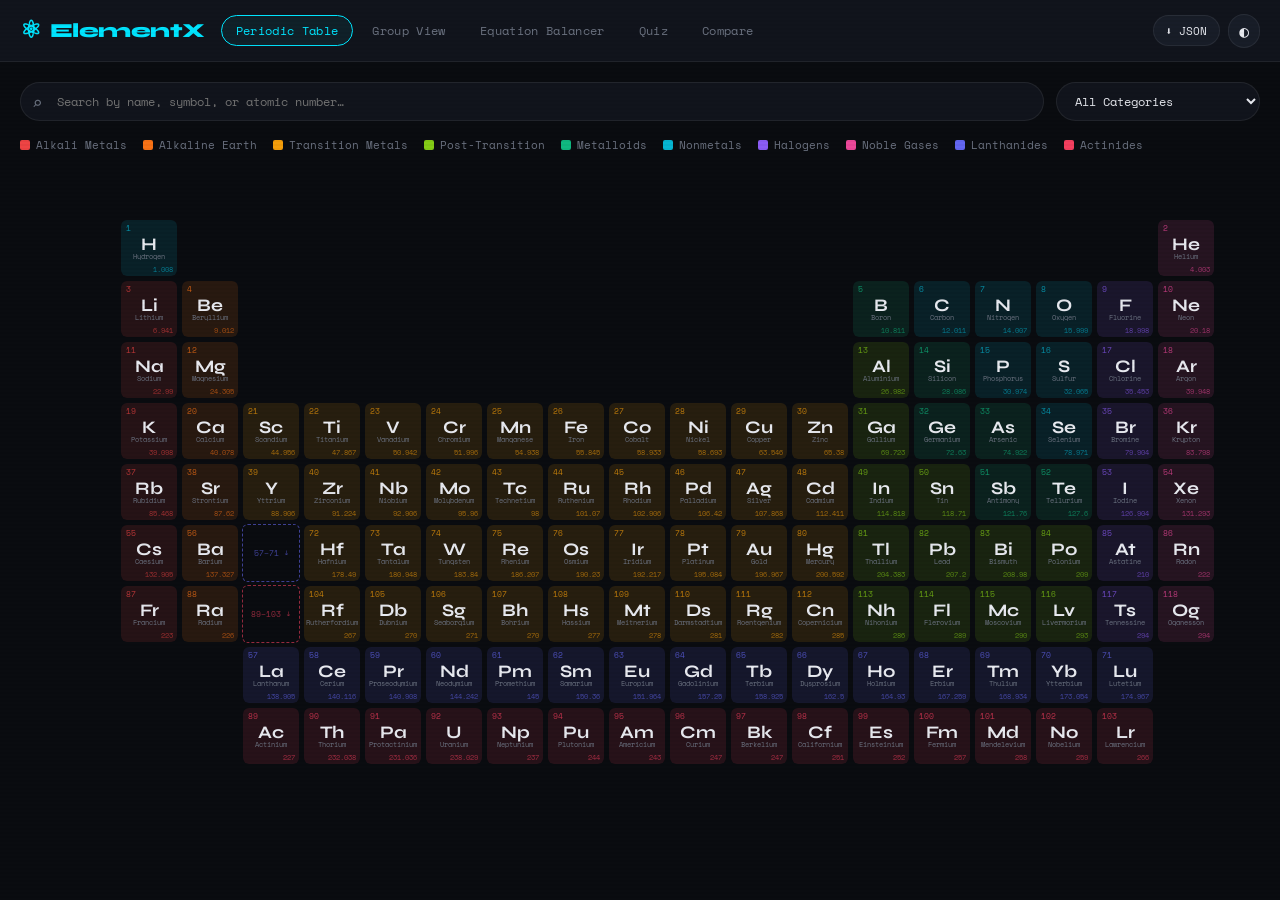
<file: index.html>
<!DOCTYPE html>
<html lang="en" data-theme="dark">
<head>
  <meta charset="UTF-8" />
  <meta name="viewport" content="width=device-width, initial-scale=1.0" />
  <meta name="google-site-verification" content="hHzXP2Pa5CLID7oyTsBczUrjdBFTWIklKVjbu6a_-3w" />
  <title>Ankit Diwakar ElementX — Interactive Periodic Table</title>
  <link rel="stylesheet" href="style.css" />
  <link href="https://fonts.googleapis.com/css2?family=Space+Mono:ital,wght@0,400;0,700;1,400&family=Syne:wght@400;600;700;800&display=swap" rel="stylesheet" />
</head>
<body>

<!-- ═══════════════ NAVBAR ═══════════════ -->
<nav class="navbar" id="navbar">
  <div class="nav-brand">
    <span class="brand-icon">⚛</span>
    <span class="brand-name">ElementX</span>
  </div>
  <div class="nav-tabs">
    <button class="nav-tab active" data-view="table">Periodic Table</button>
    <button class="nav-tab" data-view="groups">Group View</button>
    <button class="nav-tab" data-view="balancer">Equation Balancer</button>
    <button class="nav-tab" data-view="quiz">Quiz</button>
    <button class="nav-tab" data-view="compare">Compare</button>
  </div>
  <div class="nav-actions">
    <button class="btn-download" id="downloadBtn" title="Download element data as JSON">⬇ JSON</button>
    <button class="theme-toggle" id="themeToggle" title="Toggle theme">◐</button>
  </div>
</nav>

<!-- ═══════════════ MAIN CONTENT ═══════════════ -->
<main class="main-content">

  <!-- ── VIEW: PERIODIC TABLE ── -->
  <section class="view active" id="view-table">

    <!-- Search & Filter Bar -->
    <div class="controls-bar">
      <div class="search-wrap">
        <span class="search-icon">⌕</span>
        <input type="text" id="searchInput" placeholder="Search by name, symbol, or atomic number…" autocomplete="off" />
        <button class="clear-search" id="clearSearch">✕</button>
      </div>
      <div class="filter-wrap">
        <select id="categoryFilter">
          <option value="all">All Categories</option>
          <option value="alkali-metal">Alkali Metals</option>
          <option value="alkaline-earth">Alkaline Earth Metals</option>
          <option value="transition-metal">Transition Metals</option>
          <option value="post-transition">Post-Transition Metals</option>
          <option value="metalloid">Metalloids</option>
          <option value="nonmetal">Nonmetals</option>
          <option value="halogen">Halogens</option>
          <option value="noble-gas">Noble Gases</option>
          <option value="lanthanide">Lanthanides</option>
          <option value="actinide">Actinides</option>
        </select>
      </div>
    </div>

    <!-- Legend -->
    <div class="legend">
      <div class="legend-item"><span class="dot alkali-metal"></span>Alkali Metals</div>
      <div class="legend-item"><span class="dot alkaline-earth"></span>Alkaline Earth</div>
      <div class="legend-item"><span class="dot transition-metal"></span>Transition Metals</div>
      <div class="legend-item"><span class="dot post-transition"></span>Post-Transition</div>
      <div class="legend-item"><span class="dot metalloid"></span>Metalloids</div>
      <div class="legend-item"><span class="dot nonmetal"></span>Nonmetals</div>
      <div class="legend-item"><span class="dot halogen"></span>Halogens</div>
      <div class="legend-item"><span class="dot noble-gas"></span>Noble Gases</div>
      <div class="legend-item"><span class="dot lanthanide"></span>Lanthanides</div>
      <div class="legend-item"><span class="dot actinide"></span>Actinides</div>
    </div>

    <!-- The Table Grid -->
    <div class="table-wrapper">
      <div class="periodic-table" id="periodicTable"></div>
    </div>

  </section>

  <!-- ── VIEW: GROUP VIEW ── -->
  <section class="view" id="view-groups">
    <div class="section-header">
      <h2>Elements by Group</h2>
      <p>Select a group (1–18) to explore common properties and reactivity trends.</p>
    </div>
    <div class="group-selector">
      <div class="group-tabs" id="groupTabs"></div>
    </div>
    <div class="group-content" id="groupContent"></div>
  </section>

  <!-- ── VIEW: EQUATION BALANCER ── -->
  <section class="view" id="view-balancer">
    <div class="section-header">
      <h2>Chemical Equation Balancer</h2>
      <p>Enter an unbalanced equation (e.g. <code>H2 + O2 → H2O</code>) and get the balanced result.</p>
    </div>
    <div class="balancer-card">
      <div class="balancer-input-row">
        <input type="text" id="equationInput" placeholder="e.g. Fe + O2 → Fe2O3" />
        <button id="balanceBtn" class="btn-primary">Balance ⚗</button>
      </div>
      <div class="balancer-examples">
        <span>Try:</span>
        <button class="example-eq" data-eq="H2 + O2 → H2O">H₂+O₂→H₂O</button>
        <button class="example-eq" data-eq="Fe + O2 → Fe2O3">Fe+O₂→Fe₂O₃</button>
        <button class="example-eq" data-eq="CH4 + O2 → CO2 + H2O">CH₄+O₂→CO₂+H₂O</button>
        <button class="example-eq" data-eq="Na + H2O → NaOH + H2">Na+H₂O→NaOH+H₂</button>
        <button class="example-eq" data-eq="Al + HCl → AlCl3 + H2">Al+HCl→AlCl₃+H₂</button>
      </div>
      <div class="balancer-result" id="balancerResult"></div>
    </div>
  </section>

  <!-- ── VIEW: QUIZ ── -->
  <section class="view" id="view-quiz">
    <div class="section-header">
      <h2>Chemistry Quiz</h2>
      <p>Test your knowledge of the periodic table!</p>
    </div>
    <div class="quiz-card" id="quizCard">
      <div id="quizContent"></div>
    </div>
  </section>

  <!-- ── VIEW: COMPARE ── -->
  <section class="view" id="view-compare">
    <div class="section-header">
      <h2>Element Comparison</h2>
      <p>Select two elements to compare their properties side by side.</p>
    </div>
    <div class="compare-selectors">
      <select id="compareA" class="compare-select"><option value="">— Select Element A —</option></select>
      <span class="vs-badge">VS</span>
      <select id="compareB" class="compare-select"><option value="">— Select Element B —</option></select>
    </div>
    <div class="compare-result" id="compareResult"></div>
  </section>

</main>

<!-- ═══════════════ ELEMENT MODAL ═══════════════ -->
<div class="modal-overlay" id="modalOverlay">
  <div class="modal" id="elementModal">
    <button class="modal-close" id="modalClose">✕</button>
    <div class="modal-inner" id="modalInner"></div>
  </div>
</div>

<!-- ═══════════════ TOAST ═══════════════ -->
<div class="toast" id="toast"></div>
<script src="https://cdn.jotfor.ms/agent/embedjs/01a0aee3aa587000838f03b6ce8162b7333e/embed.js"></script>
<script src="script.js"></script>
</body>
</html>
</file>
<file: style.css>
/* ═══════════════════════════════════════════════
   ElementX — Periodic Table | style.css
   Aesthetic: Retro-Futuristic Lab / Dark Science
   ═══════════════════════════════════════════════ */

/* ── CSS VARIABLES ── */
:root {
  --bg:          #0a0c10;
  --bg2:         #11141c;
  --bg3:         #181d28;
  --border:      rgba(255,255,255,0.07);
  --text:        #e8eaf0;
  --text-muted:  #6b7280;
  --accent:      #00e5ff;
  --accent2:     #7c3aed;
  --glow:        rgba(0,229,255,0.18);

  --alkali-metal:    #ef4444;
  --alkaline-earth:  #f97316;
  --transition-metal:#f59e0b;
  --post-transition: #84cc16;
  --metalloid:       #10b981;
  --nonmetal:        #06b6d4;
  --halogen:         #8b5cf6;
  --noble-gas:       #ec4899;
  --lanthanide:      #6366f1;
  --actinide:        #f43f5e;

  --cell-w: 58px;
  --cell-h: 58px;
  --radius: 6px;

  --font-display: 'Syne', sans-serif;
  --font-mono:    'Space Mono', monospace;

  --nav-h: 62px;
  --transition: 0.22s cubic-bezier(.4,0,.2,1);
}

[data-theme="light"] {
  --bg:          #f0f2f8;
  --bg2:         #ffffff;
  --bg3:         #e8ebf4;
  --border:      rgba(0,0,0,0.09);
  --text:        #0f172a;
  --text-muted:  #64748b;
  --glow:        rgba(0,100,200,0.12);
}

/* ── RESET ── */
*, *::before, *::after { box-sizing: border-box; margin: 0; padding: 0; }
html { scroll-behavior: smooth; }
body {
  font-family: var(--font-mono);
  background: var(--bg);
  color: var(--text);
  min-height: 100vh;
  transition: background var(--transition), color var(--transition);
  overflow-x: hidden;
}

/* ── SCROLLBAR ── */
::-webkit-scrollbar { width: 6px; height: 6px; }
::-webkit-scrollbar-track { background: var(--bg); }
::-webkit-scrollbar-thumb { background: var(--accent2); border-radius: 3px; }

/* ═══════════════ NAVBAR ═══════════════ */
.navbar {
  position: sticky; top: 0; z-index: 200;
  display: flex; align-items: center; gap: 16px;
  padding: 0 20px;
  height: var(--nav-h);
  background: var(--bg2);
  border-bottom: 1px solid var(--border);
  backdrop-filter: blur(12px);
}

.nav-brand {
  display: flex; align-items: center; gap: 8px;
  font-family: var(--font-display);
  font-size: 1.25rem; font-weight: 800;
  color: var(--accent);
  letter-spacing: -0.5px;
  white-space: nowrap;
  flex-shrink: 0;
}
.brand-icon { font-size: 1.5rem; animation: spin3d 8s linear infinite; display: inline-block; }
@keyframes spin3d { to { transform: rotateY(360deg); } }

.nav-tabs {
  display: flex; gap: 4px;
  overflow-x: auto;
  flex: 1;
}
.nav-tabs::-webkit-scrollbar { height: 2px; }

.nav-tab {
  padding: 6px 14px;
  font-family: var(--font-mono);
  font-size: 0.72rem;
  background: transparent;
  color: var(--text-muted);
  border: 1px solid transparent;
  border-radius: 20px;
  cursor: pointer;
  white-space: nowrap;
  transition: all var(--transition);
  letter-spacing: 0.03em;
}
.nav-tab:hover { color: var(--text); border-color: var(--border); }
.nav-tab.active {
  color: var(--accent);
  border-color: var(--accent);
  background: rgba(0,229,255,0.06);
}

.nav-actions { display: flex; gap: 8px; align-items: center; flex-shrink: 0; }

.btn-download, .theme-toggle {
  padding: 6px 12px;
  font-family: var(--font-mono);
  font-size: 0.7rem;
  background: var(--bg3);
  color: var(--text);
  border: 1px solid var(--border);
  border-radius: 20px;
  cursor: pointer;
  transition: all var(--transition);
  white-space: nowrap;
}
.btn-download:hover, .theme-toggle:hover {
  border-color: var(--accent);
  color: var(--accent);
  box-shadow: 0 0 10px var(--glow);
}
.theme-toggle { font-size: 1rem; padding: 4px 10px; }

/* ═══════════════ MAIN CONTENT ═══════════════ */
.main-content { padding: 20px 20px 60px; }

.view { display: none; }
.view.active { display: block; animation: fadeIn 0.35s ease; }
@keyframes fadeIn { from { opacity:0; transform:translateY(8px); } to { opacity:1; transform:none; } }

/* ── SECTION HEADER ── */
.section-header { margin-bottom: 28px; }
.section-header h2 {
  font-family: var(--font-display);
  font-size: 2rem; font-weight: 800;
  background: linear-gradient(135deg, var(--accent), var(--accent2));
  -webkit-background-clip: text; -webkit-text-fill-color: transparent;
  margin-bottom: 8px;
}
.section-header p { color: var(--text-muted); font-size: 0.85rem; line-height: 1.6; }
.section-header code {
  background: var(--bg3); padding: 2px 6px; border-radius: 4px;
  color: var(--accent); font-family: var(--font-mono);
}

/* ═══════════════ CONTROLS BAR ═══════════════ */
.controls-bar {
  display: flex; gap: 12px; align-items: center;
  flex-wrap: wrap;
  margin-bottom: 16px;
}

.search-wrap {
  position: relative; flex: 1; min-width: 220px;
}
.search-icon {
  position: absolute; left: 12px; top: 50%;
  transform: translateY(-50%);
  font-size: 1.1rem; color: var(--text-muted);
  pointer-events: none;
}
#searchInput {
  width: 100%; padding: 9px 36px 9px 36px;
  background: var(--bg2); color: var(--text);
  border: 1px solid var(--border);
  border-radius: 24px;
  font-family: var(--font-mono); font-size: 0.78rem;
  outline: none; transition: border-color var(--transition);
}
#searchInput:focus { border-color: var(--accent); box-shadow: 0 0 0 3px var(--glow); }
.clear-search {
  position: absolute; right: 10px; top: 50%;
  transform: translateY(-50%);
  background: none; border: none; color: var(--text-muted);
  cursor: pointer; font-size: 0.75rem; padding: 2px;
  opacity: 0; pointer-events: none; transition: opacity var(--transition);
}
.clear-search.visible { opacity: 1; pointer-events: all; }

#categoryFilter {
  padding: 9px 14px;
  background: var(--bg2); color: var(--text);
  border: 1px solid var(--border); border-radius: 24px;
  font-family: var(--font-mono); font-size: 0.75rem;
  outline: none; cursor: pointer; transition: border-color var(--transition);
  min-width: 170px;
}
#categoryFilter:focus { border-color: var(--accent); }

/* ═══════════════ LEGEND ═══════════════ */
.legend {
  display: flex; flex-wrap: wrap; gap: 8px 16px;
  margin-bottom: 16px;
}
.legend-item {
  display: flex; align-items: center; gap: 6px;
  font-size: 0.68rem; color: var(--text-muted);
}
.dot {
  width: 10px; height: 10px;
  border-radius: 2px; flex-shrink: 0;
}
.dot.alkali-metal    { background: var(--alkali-metal); }
.dot.alkaline-earth  { background: var(--alkaline-earth); }
.dot.transition-metal{ background: var(--transition-metal); }
.dot.post-transition { background: var(--post-transition); }
.dot.metalloid       { background: var(--metalloid); }
.dot.nonmetal        { background: var(--nonmetal); }
.dot.halogen         { background: var(--halogen); }
.dot.noble-gas       { background: var(--noble-gas); }
.dot.lanthanide      { background: var(--lanthanide); }
.dot.actinide        { background: var(--actinide); }

/* ═══════════════ PERIODIC TABLE ═══════════════ */
.table-wrapper {
  width: 100%;
  overflow-x: auto;
  padding-bottom: 12px;
}

.periodic-table {
  display: grid;
  grid-template-columns: repeat(18, var(--cell-w));
  grid-template-rows: repeat(10, var(--cell-h));
  gap: 3px;
  width: max-content;
  min-width: max-content;
  margin-left:100px;
  margin-top: 50px;
}

/* ── ELEMENT CELL ── */
.element-cell {
  position: relative;
  width: var(--cell-w); height: var(--cell-h);
  border-radius: var(--radius);
  border: 1px solid transparent;
  cursor: pointer;
  display: flex; flex-direction: column;
  align-items: center; justify-content: center;
  gap: 0;
  padding: 2px;
  transition: transform 0.18s ease, box-shadow 0.18s ease, border-color 0.18s ease, opacity 0.2s ease;
  overflow: hidden;
}
.element-cell::before {
  content: '';
  position: absolute; inset: 0;
  background: currentColor;
  opacity: 0.12;
  border-radius: inherit;
  transition: opacity 0.18s;
}
.element-cell:hover::before { opacity: 0.25; }
.element-cell:hover {
  transform: scale(1.12) translateZ(0);
  z-index: 10;
  box-shadow: 0 0 16px currentColor, 0 4px 20px rgba(0,0,0,0.4);
  border-color: currentColor;
}
.element-cell.dimmed { opacity: 0.2; pointer-events: none; }
.element-cell.highlighted { opacity: 1; pointer-events: all; }
.element-cell.highlighted::before { opacity: 0.35; }

/* category colors → set via JS as color + currentColor */
.element-cell.alkali-metal    { color: var(--alkali-metal); }
.element-cell.alkaline-earth  { color: var(--alkaline-earth); }
.element-cell.transition-metal{ color: var(--transition-metal); }
.element-cell.post-transition { color: var(--post-transition); }
.element-cell.metalloid       { color: var(--metalloid); }
.element-cell.nonmetal        { color: var(--nonmetal); }
.element-cell.halogen         { color: var(--halogen); }
.element-cell.noble-gas       { color: var(--noble-gas); }
.element-cell.lanthanide      { color: var(--lanthanide); }
.element-cell.actinide        { color: var(--actinide); }

.cell-number {
  font-size: 0.52rem;
  color: currentColor;
  opacity: 0.75;
  line-height: 1;
  font-family: var(--font-mono);
  position: absolute; top: 4px; left: 5px;
}
.cell-symbol {
  font-family: var(--font-display);
  font-size: 1.1rem; font-weight: 700;
  color: var(--text);
  line-height: 1;
  position: relative;
}
.cell-name {
  font-size: 0.42rem;
  color: var(--text-muted);
  text-align: center;
  line-height: 1.1;
  max-width: 52px;
  overflow: hidden;
  text-overflow: ellipsis;
  white-space: nowrap;
  position: relative;
}
.cell-mass {
  font-size: 0.42rem;
  color: currentColor;
  opacity: 0.6;
  position: absolute; bottom: 3px; right: 4px;
  line-height: 1;
}

/* period/group label cells */
.period-label, .group-label {
  display: flex; align-items: center; justify-content: center;
  font-family: var(--font-mono); font-size: 0.62rem;
  color: var(--text-muted);
  cursor: default;
}

/* lanthanide/actinide spacer row */
.la-ac-spacer {
  grid-column: 3 / 4;
  grid-row: 6;
  display: flex; align-items: center; justify-content: center;
  font-size: 0.5rem; color: var(--lanthanide);
  opacity: 0.8;
  border: 1px dashed currentColor;
  border-radius: var(--radius);
  cursor: default;
}
.ac-spacer {
  grid-column: 3 / 4;
  grid-row: 7;
  color: var(--actinide);
}

/* ═══════════════ MODAL ═══════════════ */
.modal-overlay {
  position: fixed; inset: 0; z-index: 500;
  background: rgba(0,0,0,0.7);
  backdrop-filter: blur(6px);
  display: flex; align-items: center; justify-content: center;
  padding: 20px;
  opacity: 0; pointer-events: none;
  transition: opacity var(--transition);
}
.modal-overlay.open { opacity: 1; pointer-events: all; }

.modal {
  position: relative;
  background: var(--bg2);
  border: 1px solid var(--border);
  border-radius: 16px;
  width: 100%; max-width: 780px;
  max-height: 90vh;
  overflow-y: auto;
  transform: scale(0.9);
  transition: transform var(--transition);
}
.modal-overlay.open .modal { transform: scale(1); }

.modal-close {
  position: absolute; top: 14px; right: 14px;
  background: var(--bg3); border: none;
  color: var(--text-muted);
  width: 30px; height: 30px;
  border-radius: 50%; cursor: pointer; font-size: 0.85rem;
  display: flex; align-items: center; justify-content: center;
  transition: all var(--transition); z-index: 10;
}
.modal-close:hover { background: #ef4444; color: #fff; }

.modal-inner { padding: 28px; }

/* Modal layout */
.modal-header {
  display: flex; gap: 20px; align-items: flex-start;
  margin-bottom: 24px;
  flex-wrap: wrap;
}
.modal-symbol-box {
  width: 90px; height: 90px;
  border-radius: 12px;
  display: flex; flex-direction: column; align-items: center; justify-content: center;
  flex-shrink: 0;
  position: relative; overflow: hidden;
}
.modal-symbol-box::before {
  content: '';
  position: absolute; inset: 0;
  background: currentColor; opacity: 0.15;
}
.modal-symbol-box .ms-number {
  font-size: 0.7rem; color: currentColor; opacity: 0.7;
  position: absolute; top: 6px; left: 8px;
  font-family: var(--font-mono);
}
.modal-symbol-box .ms-symbol {
  font-family: var(--font-display);
  font-size: 2.6rem; font-weight: 800;
  color: var(--text); line-height: 1;
  position: relative;
}
.modal-symbol-box .ms-mass {
  font-size: 0.6rem; color: currentColor; opacity: 0.7;
  position: absolute; bottom: 6px; right: 7px;
  font-family: var(--font-mono);
}

.modal-title-block h2 {
  font-family: var(--font-display);
  font-size: 1.7rem; font-weight: 800;
  color: var(--text);
}
.modal-category-badge {
  display: inline-block;
  margin-top: 6px; padding: 3px 10px;
  border-radius: 12px; font-size: 0.68rem;
  background: currentColor; color: #000;
  font-family: var(--font-mono);
  font-weight: 700; letter-spacing: 0.05em;
  text-transform: uppercase;
}

.modal-grid {
  display: grid;
  grid-template-columns: 1fr 1fr;
  gap: 20px;
}
@media (max-width: 560px) { .modal-grid { grid-template-columns: 1fr; } }

.info-card {
  background: var(--bg3);
  border: 1px solid var(--border);
  border-radius: 10px;
  padding: 14px 16px;
}
.info-card h4 {
  font-family: var(--font-display);
  font-size: 0.72rem; font-weight: 700;
  text-transform: uppercase; letter-spacing: 0.1em;
  color: var(--text-muted);
  margin-bottom: 10px;
}
.info-row {
  display: flex; justify-content: space-between;
  align-items: center;
  padding: 5px 0;
  border-bottom: 1px solid var(--border);
  font-size: 0.75rem;
}
.info-row:last-child { border-bottom: none; }
.info-row .label { color: var(--text-muted); }
.info-row .value {
  font-weight: 700; color: var(--accent);
  font-family: var(--font-mono);
}

/* Bohr model */
.bohr-card {
  grid-column: 1 / -1;
  background: var(--bg3);
  border: 1px solid var(--border);
  border-radius: 10px;
  padding: 20px;
}
.bohr-card h4 {
  font-family: var(--font-display);
  font-size: 0.72rem; font-weight: 700;
  text-transform: uppercase; letter-spacing: 0.1em;
  color: var(--text-muted);
  margin-bottom: 16px;
}
.bohr-wrap {
  display: flex; gap: 30px; align-items: center;
  flex-wrap: wrap;
}
#bohrCanvas {
  display: block;
  border-radius: 8px;
  background: var(--bg);
  flex-shrink: 0;
}
.shell-table { flex: 1; min-width: 160px; }
.shell-row {
  display: flex; gap: 10px; align-items: center;
  padding: 5px 0;
  border-bottom: 1px solid var(--border);
  font-size: 0.75rem;
}
.shell-row:last-child { border-bottom: none; }
.shell-name {
  width: 60px; color: var(--text-muted);
  font-family: var(--font-mono);
}
.shell-count {
  color: var(--accent);
  font-weight: 700;
  font-family: var(--font-mono);
}
.shell-dots {
  display: flex; flex-wrap: wrap; gap: 3px;
}
.shell-dot {
  width: 7px; height: 7px;
  border-radius: 50%;
  background: var(--accent);
  opacity: 0.8;
}

/* ═══════════════ GROUP VIEW ═══════════════ */
.group-tabs {
  display: flex; flex-wrap: wrap; gap: 6px;
  margin-bottom: 20px;
}
.group-btn {
  padding: 6px 14px;
  background: var(--bg2); color: var(--text-muted);
  border: 1px solid var(--border);
  border-radius: 20px; cursor: pointer;
  font-family: var(--font-mono); font-size: 0.72rem;
  transition: all var(--transition);
}
.group-btn:hover, .group-btn.active {
  color: var(--accent); border-color: var(--accent);
  background: rgba(0,229,255,0.06);
}

.group-content {
  display: grid;
  grid-template-columns: 1fr 1fr;
  gap: 20px;
}
@media (max-width: 700px) { .group-content { grid-template-columns: 1fr; } }

.group-info-card {
  background: var(--bg2);
  border: 1px solid var(--border);
  border-radius: 12px;
  padding: 18px;
}
.group-info-card h3 {
  font-family: var(--font-display);
  font-size: 1.1rem; font-weight: 700;
  margin-bottom: 10px;
  background: linear-gradient(90deg, var(--accent), var(--accent2));
  -webkit-background-clip: text; -webkit-text-fill-color: transparent;
}
.group-info-card p { font-size: 0.78rem; color: var(--text-muted); line-height: 1.7; }

.group-elements-grid {
  display: flex; flex-wrap: wrap; gap: 8px;
}
.group-element-chip {
  display: flex; align-items: center; gap: 6px;
  padding: 6px 12px;
  background: var(--bg3);
  border: 1px solid var(--border);
  border-radius: 8px;
  cursor: pointer;
  transition: all var(--transition);
  font-size: 0.75rem;
}
.group-element-chip:hover {
  border-color: currentColor;
  box-shadow: 0 0 8px currentColor;
}
.chip-symbol {
  font-family: var(--font-display);
  font-weight: 700; font-size: 0.9rem;
  color: currentColor;
}
.chip-name { color: var(--text-muted); }

/* ═══════════════ BALANCER ═══════════════ */
.balancer-card {
  max-width: 680px;
  background: var(--bg2);
  border: 1px solid var(--border);
  border-radius: 14px;
  padding: 28px;
}

.balancer-input-row {
  display: flex; gap: 10px;
  margin-bottom: 14px;
  flex-wrap: wrap;
}
#equationInput {
  flex: 1; min-width: 220px;
  padding: 12px 16px;
  background: var(--bg3); color: var(--text);
  border: 1px solid var(--border); border-radius: 8px;
  font-family: var(--font-mono); font-size: 0.9rem;
  outline: none; transition: border-color var(--transition);
}
#equationInput:focus { border-color: var(--accent); }

.btn-primary {
  padding: 12px 22px;
  background: linear-gradient(135deg, var(--accent), var(--accent2));
  color: #000; border: none;
  border-radius: 8px; cursor: pointer;
  font-family: var(--font-display); font-size: 0.85rem; font-weight: 700;
  transition: all var(--transition);
}
.btn-primary:hover {
  transform: translateY(-1px);
  box-shadow: 0 6px 20px var(--glow);
}

.balancer-examples {
  display: flex; align-items: center; gap: 8px;
  flex-wrap: wrap;
  margin-bottom: 20px;
  font-size: 0.72rem; color: var(--text-muted);
}
.example-eq {
  padding: 4px 10px;
  background: var(--bg3); color: var(--text);
  border: 1px solid var(--border); border-radius: 12px;
  cursor: pointer; font-family: var(--font-mono); font-size: 0.7rem;
  transition: all var(--transition);
}
.example-eq:hover { border-color: var(--accent); color: var(--accent); }

.balancer-result {
  min-height: 60px;
}
.balance-output {
  background: var(--bg3);
  border: 1px solid var(--border);
  border-radius: 10px;
  padding: 16px 20px;
}
.balance-output.success { border-color: #10b981; }
.balance-output.error   { border-color: #ef4444; }

.balance-eq-display {
  font-family: var(--font-display);
  font-size: 1.3rem; font-weight: 700;
  color: var(--accent);
  word-break: break-all;
  margin-bottom: 10px;
}
.balance-steps {
  font-size: 0.72rem; color: var(--text-muted); line-height: 1.8;
}
.balance-steps code {
  color: var(--accent2); font-family: var(--font-mono);
}

/* ═══════════════ QUIZ ═══════════════ */
.quiz-card {
  max-width: 560px;
  background: var(--bg2); border: 1px solid var(--border);
  border-radius: 14px; padding: 28px;
}
.quiz-question {
  font-family: var(--font-display);
  font-size: 1.1rem; font-weight: 700;
  margin-bottom: 20px; line-height: 1.5;
  color: var(--text);
}
.quiz-options { display: flex; flex-direction: column; gap: 10px; }
.quiz-option {
  padding: 12px 16px;
  background: var(--bg3); color: var(--text);
  border: 1px solid var(--border); border-radius: 8px;
  cursor: pointer; font-family: var(--font-mono); font-size: 0.82rem;
  transition: all var(--transition); text-align: left;
}
.quiz-option:hover:not(:disabled) { border-color: var(--accent); color: var(--accent); }
.quiz-option.correct { border-color: #10b981; color: #10b981; background: rgba(16,185,129,0.1); }
.quiz-option.wrong   { border-color: #ef4444; color: #ef4444; background: rgba(239,68,68,0.1); }
.quiz-option:disabled { cursor: not-allowed; }

.quiz-feedback {
  margin-top: 14px; padding: 10px 14px;
  border-radius: 8px; font-size: 0.8rem;
}
.quiz-feedback.correct { background: rgba(16,185,129,0.1); color: #10b981; border: 1px solid #10b981; }
.quiz-feedback.wrong   { background: rgba(239,68,68,0.1);   color: #ef4444;  border: 1px solid #ef4444; }

.quiz-footer {
  display: flex; align-items: center; justify-content: space-between;
  margin-top: 20px; flex-wrap: wrap; gap: 10px;
}
.quiz-score {
  font-size: 0.78rem; color: var(--text-muted);
  font-family: var(--font-mono);
}
.btn-next {
  padding: 9px 20px;
  background: var(--accent); color: #000;
  border: none; border-radius: 8px;
  font-family: var(--font-display); font-weight: 700; font-size: 0.82rem;
  cursor: pointer; transition: all var(--transition);
}
.btn-next:hover { opacity: 0.85; transform: translateY(-1px); }

.quiz-end {
  text-align: center; padding: 20px 0;
}
.quiz-end h3 {
  font-family: var(--font-display); font-size: 1.5rem; font-weight: 800;
  background: linear-gradient(135deg, var(--accent), var(--accent2));
  -webkit-background-clip: text; -webkit-text-fill-color: transparent;
  margin-bottom: 10px;
}
.quiz-end p { color: var(--text-muted); font-size: 0.85rem; margin-bottom: 20px; }

/* ═══════════════ COMPARE ═══════════════ */
.compare-selectors {
  display: flex; align-items: center; gap: 16px;
  margin-bottom: 24px; flex-wrap: wrap;
}
.compare-select {
  flex: 1; min-width: 160px;
  padding: 10px 14px;
  background: var(--bg2); color: var(--text);
  border: 1px solid var(--border); border-radius: 8px;
  font-family: var(--font-mono); font-size: 0.78rem;
  outline: none; cursor: pointer;
  transition: border-color var(--transition);
}
.compare-select:focus { border-color: var(--accent); }

.vs-badge {
  font-family: var(--font-display); font-size: 1.2rem; font-weight: 800;
  background: linear-gradient(135deg, var(--accent), var(--accent2));
  -webkit-background-clip: text; -webkit-text-fill-color: transparent;
  flex-shrink: 0;
}

.compare-result {}
.compare-table-wrap {
  overflow-x: auto;
  border-radius: 12px;
  border: 1px solid var(--border);
}
.compare-table {
  width: 100%; border-collapse: collapse;
  font-size: 0.78rem; font-family: var(--font-mono);
}
.compare-table th, .compare-table td {
  padding: 12px 16px;
  border-bottom: 1px solid var(--border);
  text-align: left;
}
.compare-table th {
  background: var(--bg3); color: var(--text-muted);
  font-family: var(--font-display); font-size: 0.7rem;
  text-transform: uppercase; letter-spacing: 0.08em;
  font-weight: 700;
}
.compare-table th.el-col {
  font-size: 1rem; color: var(--accent);
  font-family: var(--font-display);
}
.compare-table tr:last-child td { border-bottom: none; }
.compare-table td.row-label { color: var(--text-muted); }
.compare-table td.val-a { color: var(--accent); }
.compare-table td.val-b { color: var(--accent2); }
.compare-table td.better-a { background: rgba(0,229,255,0.05); }
.compare-table td.better-b { background: rgba(124,58,237,0.05); }

/* ═══════════════ TOAST ═══════════════ */
.toast {
  position: fixed; bottom: 24px; left: 50%;
  transform: translateX(-50%) translateY(20px);
  background: var(--bg2); color: var(--text);
  border: 1px solid var(--border);
  border-radius: 24px; padding: 10px 22px;
  font-size: 0.78rem; font-family: var(--font-mono);
  opacity: 0; pointer-events: none;
  transition: all 0.3s ease;
  z-index: 999;
  white-space: nowrap;
  max-width: 90vw;
}
.toast.show {
  opacity: 1; transform: translateX(-50%) translateY(0);
}

/* ═══════════════ RESPONSIVE ═══════════════ */
@media (max-width: 900px) {
  :root { --cell-w: 46px; --cell-h: 46px; }
  .cell-symbol { font-size: 0.88rem; }
  .cell-name   { font-size: 0.36rem; }
  .cell-mass   { display: none; }
}
@media (max-width: 640px) {
  :root { --cell-w: 38px; --cell-h: 38px; }
  .cell-symbol { font-size: 0.78rem; }
  .cell-name   { display: none; }
  .navbar { gap: 8px; padding: 0 12px; }
  .brand-name { font-size: 1rem; }
  .nav-tab { padding: 5px 10px; font-size: 0.65rem; }
  .modal-grid { grid-template-columns: 1fr; }
}

/* ── Nice scan-line / grain overlay ── */
body::after {
  content: '';
  position: fixed; inset: 0;
  background: repeating-linear-gradient(
    0deg,
    transparent,
    transparent 2px,
    rgba(0,0,0,0.03) 2px,
    rgba(0,0,0,0.03) 4px
  );
  pointer-events: none; z-index: 9999;
}
[data-theme="light"] body::after { display: none; }
</file>
